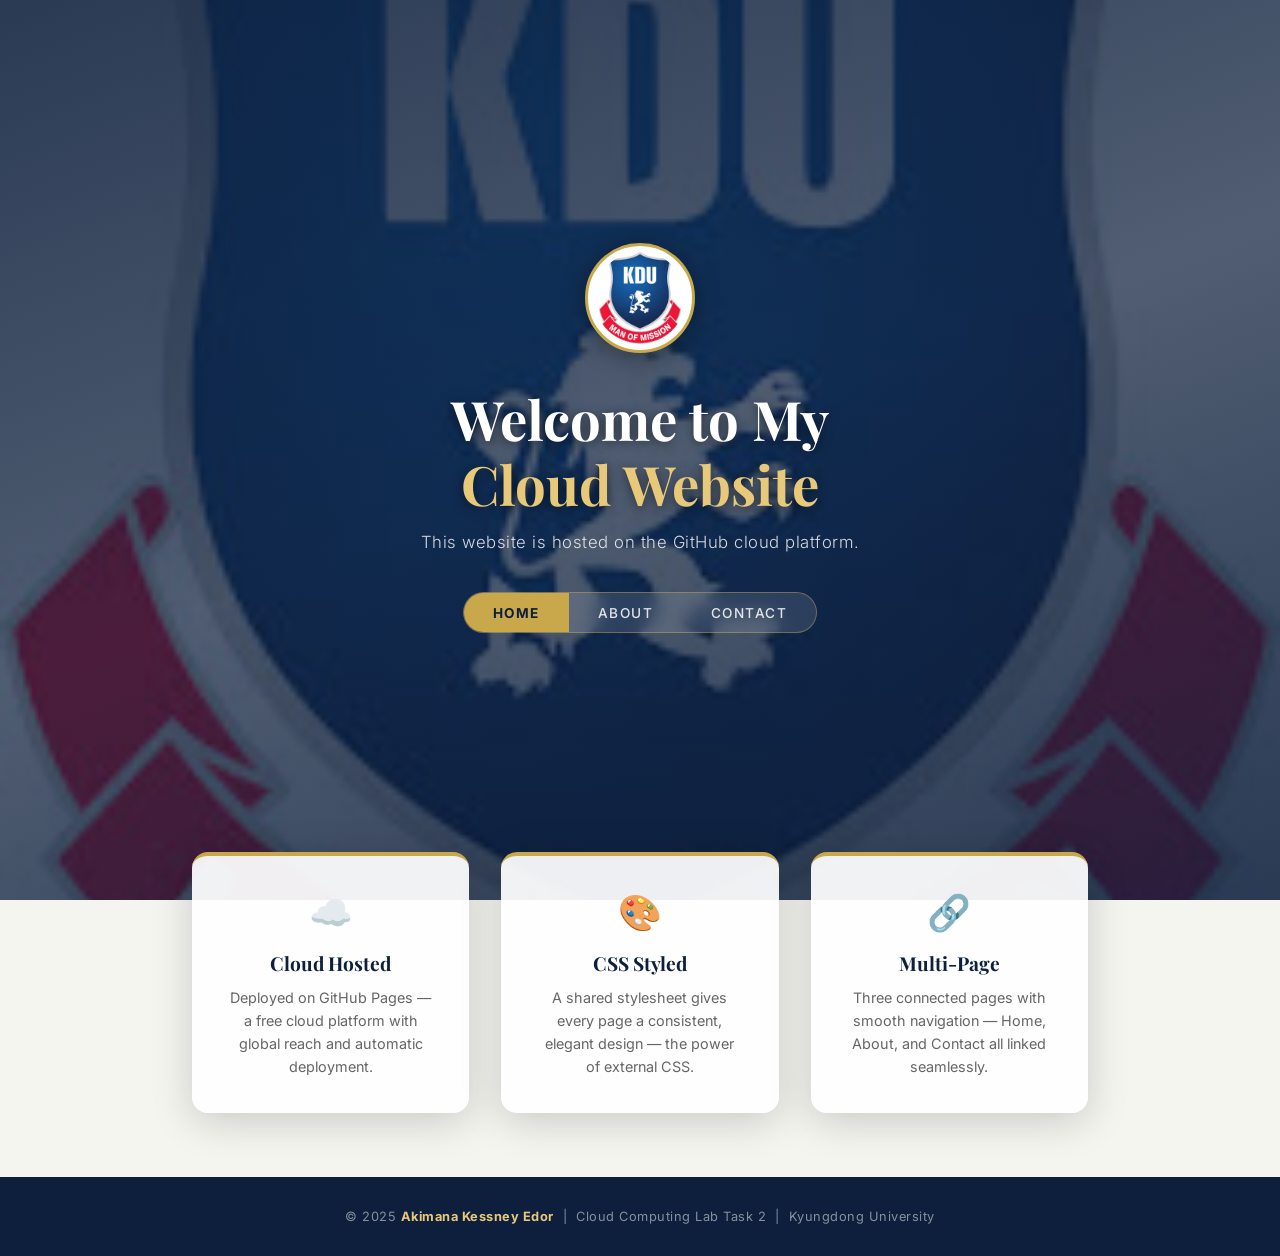
<file: index.html>
<!DOCTYPE html>
<html lang="en">
<head>
  <meta charset="UTF-8" />
  <meta name="viewport" content="width=device-width, initial-scale=1.0"/>
  <title>My Cloud Website — Home</title>
  <link rel="stylesheet" href="style.css" />
</head>
<body>
  <div class="hero-section">
    <div class="overlay"></div>
    <div class="hero-content">
      <img src="logo_2.jpg" alt="KDU Logo" class="logo" />
      <h1>Welcome to My<br><span>Cloud Website</span></h1>
      <p class="hero-sub">This website is hosted on the GitHub cloud platform.</p>
      <nav>
        <a href="index.html" class="active">Home</a>
        <a href="about.html">About</a>
        <a href="contact.html">Contact</a>
      </nav>
    </div>
  </div>

  <section class="info-section">
    <div class="info-card">
      <div class="info-icon">☁️</div>
      <h3>Cloud Hosted</h3>
      <p>Deployed on GitHub Pages — a free cloud platform with global reach and automatic deployment.</p>
    </div>
    <div class="info-card">
      <div class="info-icon">🎨</div>
      <h3>CSS Styled</h3>
      <p>A shared stylesheet gives every page a consistent, elegant design — the power of external CSS.</p>
    </div>
    <div class="info-card">
      <div class="info-icon">🔗</div>
      <h3>Multi-Page</h3>
      <p>Three connected pages with smooth navigation — Home, About, and Contact all linked seamlessly.</p>
    </div>
  </section>

  <footer>
    <p>© 2025 <strong>Akimana Kessney Edor</strong> &nbsp;|&nbsp; Cloud Computing Lab Task 2 &nbsp;|&nbsp; Kyungdong University</p>
  </footer>
</body>
</html>
</file>
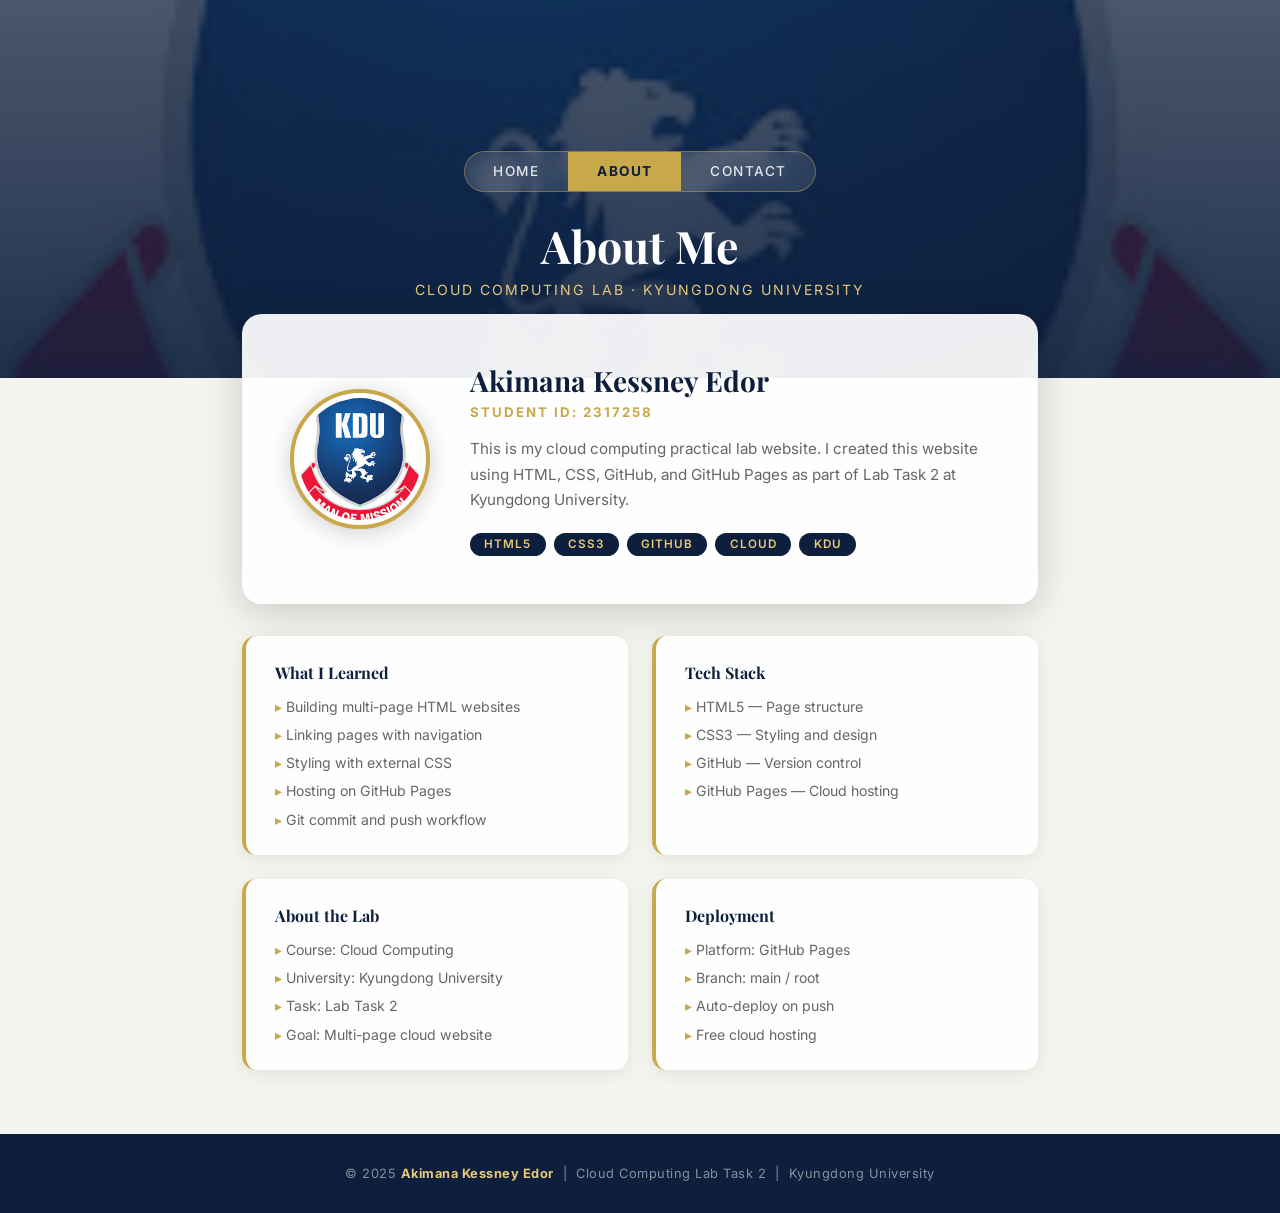
<file: about.html>
<!DOCTYPE html>
<html lang="en">
<head>
  <meta charset="UTF-8" />
  <meta name="viewport" content="width=device-width, initial-scale=1.0"/>
  <title>About Me — My Cloud Website</title>
  <link rel="stylesheet" href="style.css" />
</head>
<body>
  <div class="page-hero">
    <div class="overlay"></div>
    <div class="page-hero-content">
      <nav>
        <a href="index.html">Home</a>
        <a href="about.html" class="active">About</a>
        <a href="contact.html">Contact</a>
      </nav>
      <h1>About Me</h1>
      <p>Cloud Computing Lab · Kyungdong University</p>
    </div>
  </div>

  <div class="page-main">
    <div class="profile-card">
      <img src="logo_2.jpg" alt="KDU Logo" class="profile-photo" />
      <div class="profile-info">
        <h2>Akimana Kessney Edor</h2>
        <div class="roll">Student ID: 2317258</div>
        <p>This is my cloud computing practical lab website. I created this website using HTML, CSS, GitHub, and GitHub Pages as part of Lab Task 2 at Kyungdong University.</p>
        <div class="tags">
          <span class="tag">HTML5</span>
          <span class="tag">CSS3</span>
          <span class="tag">GitHub</span>
          <span class="tag">Cloud</span>
          <span class="tag">KDU</span>
        </div>
      </div>
    </div>

    <div class="detail-grid">
      <div class="detail-block">
        <h3>What I Learned</h3>
        <ul>
          <li>Building multi-page HTML websites</li>
          <li>Linking pages with navigation</li>
          <li>Styling with external CSS</li>
          <li>Hosting on GitHub Pages</li>
          <li>Git commit and push workflow</li>
        </ul>
      </div>
      <div class="detail-block">
        <h3>Tech Stack</h3>
        <ul>
          <li>HTML5 — Page structure</li>
          <li>CSS3 — Styling and design</li>
          <li>GitHub — Version control</li>
          <li>GitHub Pages — Cloud hosting</li>
        </ul>
      </div>
      <div class="detail-block">
        <h3>About the Lab</h3>
        <ul>
          <li>Course: Cloud Computing</li>
          <li>University: Kyungdong University</li>
          <li>Task: Lab Task 2</li>
          <li>Goal: Multi-page cloud website</li>
        </ul>
      </div>
      <div class="detail-block">
        <h3>Deployment</h3>
        <ul>
          <li>Platform: GitHub Pages</li>
          <li>Branch: main / root</li>
          <li>Auto-deploy on push</li>
          <li>Free cloud hosting</li>
        </ul>
      </div>
    </div>
  </div>

  <footer>
    <p>© 2025 <strong>Akimana Kessney Edor</strong> &nbsp;|&nbsp; Cloud Computing Lab Task 2 &nbsp;|&nbsp; Kyungdong University</p>
  </footer>
</body>
</html>
</file>
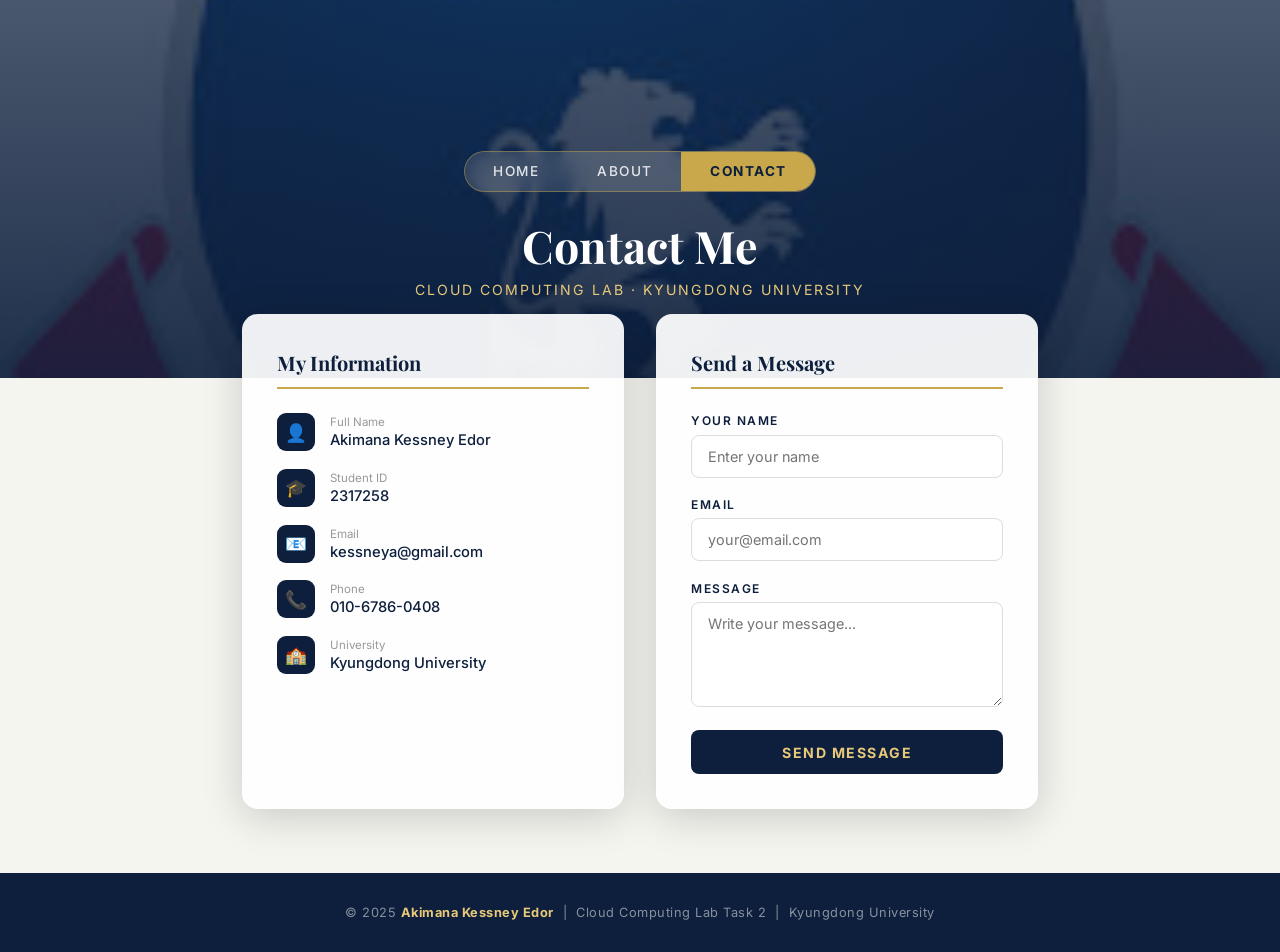
<file: contact.html>
<!DOCTYPE html>
<html lang="en">
<head>
  <meta charset="UTF-8" />
  <meta name="viewport" content="width=device-width, initial-scale=1.0"/>
  <title>Contact — My Cloud Website</title>
  <link rel="stylesheet" href="style.css" />
</head>
<body>
  <div class="page-hero">
    <div class="overlay"></div>
    <div class="page-hero-content">
      <nav>
        <a href="index.html">Home</a>
        <a href="about.html">About</a>
        <a href="contact.html" class="active">Contact</a>
      </nav>
      <h1>Contact Me</h1>
      <p>Cloud Computing Lab · Kyungdong University</p>
    </div>
  </div>

  <div class="page-main">
    <div class="contact-wrapper">

      <div class="contact-card">
        <h3>My Information</h3>
        <div class="contact-detail">
          <span class="icon">👤</span>
          <div>
            <div style="font-size:0.72rem;color:#999;margin-bottom:2px;">Full Name</div>
            <span class="val">Akimana Kessney Edor</span>
          </div>
        </div>
        <div class="contact-detail">
          <span class="icon">🎓</span>
          <div>
            <div style="font-size:0.72rem;color:#999;margin-bottom:2px;">Student ID</div>
            <span class="val">2317258</span>
          </div>
        </div>
        <div class="contact-detail">
          <span class="icon">📧</span>
          <div>
            <div style="font-size:0.72rem;color:#999;margin-bottom:2px;">Email</div>
            <a href="mailto:kessneya@gmail.com">kessneya@gmail.com</a>
          </div>
        </div>
        <div class="contact-detail">
          <span class="icon">📞</span>
          <div>
            <div style="font-size:0.72rem;color:#999;margin-bottom:2px;">Phone</div>
            <span class="val">010-6786-0408</span>
          </div>
        </div>
        <div class="contact-detail">
          <span class="icon">🏫</span>
          <div>
            <div style="font-size:0.72rem;color:#999;margin-bottom:2px;">University</div>
            <span class="val">Kyungdong University</span>
          </div>
        </div>
      </div>

      <div class="contact-card">
        <h3>Send a Message</h3>
        <div class="form-group">
          <label>Your Name</label>
          <input type="text" placeholder="Enter your name" />
        </div>
        <div class="form-group">
          <label>Email</label>
          <input type="email" placeholder="your@email.com" />
        </div>
        <div class="form-group">
          <label>Message</label>
          <textarea placeholder="Write your message..."></textarea>
        </div>
        <button class="btn">Send Message</button>
      </div>

    </div>
  </div>

  <footer>
    <p>© 2025 <strong>Akimana Kessney Edor</strong> &nbsp;|&nbsp; Cloud Computing Lab Task 2 &nbsp;|&nbsp; Kyungdong University</p>
  </footer>
</body>
</html>
</file>
<file: style.css>
@import url('https://fonts.googleapis.com/css2?family=Playfair+Display:wght@600;700&family=Inter:wght@300;400;500;600&display=swap');

* { margin: 0; padding: 0; box-sizing: border-box; }

:root {
  --navy: #0d1f3c;
  --gold: #c8a84b;
  --gold-light: #e8c97a;
  --white: #ffffff;
  --off-white: #f5f5f0;
  --text: #222;
  --muted: #666;
  --card-bg: rgba(255,255,255,0.93);
  --shadow: 0 8px 40px rgba(0,0,0,0.18);
}

body {
  font-family: 'Inter', sans-serif;
  background: var(--off-white);
  color: var(--text);
  min-height: 100vh;
}

/* ── HERO (Home) ── */
.hero-section {
  position: relative;
  min-height: 100vh;
  display: flex;
  align-items: center;
  justify-content: center;
  background: url('logo_2.jpg') center/cover no-repeat;
  background-color: var(--navy);
}

.overlay {
  position: absolute;
  inset: 0;
  background: linear-gradient(
    160deg,
    rgba(13,31,60,0.88) 0%,
    rgba(13,31,60,0.72) 50%,
    rgba(13,31,60,0.88) 100%
  );
}

.hero-content {
  position: relative;
  z-index: 2;
  text-align: center;
  padding: 3rem 2rem;
  max-width: 700px;
}

.logo {
  width: 110px;
  height: 110px;
  object-fit: contain;
  border-radius: 50%;
  border: 3px solid var(--gold);
  background: white;
  padding: 6px;
  margin-bottom: 1.8rem;
  box-shadow: 0 4px 24px rgba(0,0,0,0.35);
}

.hero-content h1 {
  font-family: 'Playfair Display', serif;
  font-size: clamp(2rem, 5vw, 3.4rem);
  color: var(--white);
  line-height: 1.2;
  margin-bottom: 1rem;
  text-shadow: 0 2px 12px rgba(0,0,0,0.5);
}

.hero-content h1 span { color: var(--gold-light); }

.hero-sub {
  color: rgba(255,255,255,0.82);
  font-size: 1.05rem;
  font-weight: 300;
  letter-spacing: 0.5px;
  margin-bottom: 2.5rem;
}

/* ── NAV ── */
nav {
  display: flex;
  justify-content: center;
  gap: 0;
  background: rgba(255,255,255,0.12);
  backdrop-filter: blur(10px);
  border: 1px solid rgba(200,168,75,0.45);
  border-radius: 50px;
  overflow: hidden;
  width: fit-content;
  margin: 0 auto 1.5rem;
}

nav a {
  text-decoration: none;
  color: rgba(255,255,255,0.85);
  font-size: 0.85rem;
  font-weight: 500;
  letter-spacing: 1.5px;
  text-transform: uppercase;
  padding: 0.7rem 1.8rem;
  transition: all 0.3s;
}

nav a:hover, nav a.active {
  background: var(--gold);
  color: var(--navy);
  font-weight: 700;
}

/* ── INFO CARDS (home) ── */
.info-section {
  display: grid;
  grid-template-columns: repeat(auto-fit, minmax(240px, 1fr));
  gap: 2rem;
  max-width: 960px;
  margin: -3rem auto 4rem;
  padding: 0 2rem;
  position: relative;
  z-index: 5;
}

.info-card {
  background: var(--card-bg);
  border-radius: 16px;
  padding: 2.2rem;
  box-shadow: var(--shadow);
  border-top: 4px solid var(--gold);
  transition: transform 0.3s;
  text-align: center;
}

.info-card:hover { transform: translateY(-5px); }
.info-icon { font-size: 2.2rem; margin-bottom: 1rem; }

.info-card h3 {
  font-family: 'Playfair Display', serif;
  font-size: 1.2rem;
  color: var(--navy);
  margin-bottom: 0.6rem;
}

.info-card p {
  color: var(--muted);
  font-size: 0.9rem;
  line-height: 1.6;
}

/* ── PAGE HERO (About & Contact) ── */
.page-hero {
  position: relative;
  min-height: 42vh;
  display: flex;
  align-items: flex-end;
  justify-content: center;
  background: url('logo_2.jpg') center/cover no-repeat;
  background-color: var(--navy);
  padding-bottom: 5rem;
}

.page-hero .overlay {
  background: linear-gradient(to bottom, rgba(13,31,60,0.75), rgba(13,31,60,0.92));
}

.page-hero-content {
  position: relative;
  z-index: 2;
  text-align: center;
}

.page-hero-content h1 {
  font-family: 'Playfair Display', serif;
  font-size: clamp(1.8rem, 4vw, 2.8rem);
  color: var(--white);
  margin-bottom: 0.4rem;
  margin-top: 1rem;
}

.page-hero-content p {
  color: var(--gold-light);
  font-size: 0.88rem;
  letter-spacing: 2px;
  text-transform: uppercase;
  margin-bottom: 0;
}

/* ── PAGE MAIN ── */
.page-main {
  max-width: 860px;
  margin: -4rem auto 4rem;
  padding: 0 2rem;
  position: relative;
  z-index: 5;
}

/* ── PROFILE CARD ── */
.profile-card {
  background: var(--card-bg);
  border-radius: 20px;
  box-shadow: var(--shadow);
  padding: 3rem;
  display: grid;
  grid-template-columns: auto 1fr;
  gap: 2.5rem;
  align-items: center;
  margin-bottom: 2rem;
}

.profile-photo {
  width: 140px;
  height: 140px;
  border-radius: 50%;
  object-fit: cover;
  border: 4px solid var(--gold);
  box-shadow: 0 4px 24px rgba(0,0,0,0.18);
  background: white;
  padding: 5px;
}

.profile-info h2 {
  font-family: 'Playfair Display', serif;
  font-size: 1.75rem;
  color: var(--navy);
  margin-bottom: 0.3rem;
}

.profile-info .roll {
  color: var(--gold);
  font-size: 0.83rem;
  font-weight: 700;
  letter-spacing: 2px;
  text-transform: uppercase;
  margin-bottom: 1rem;
}

.profile-info p {
  color: var(--muted);
  font-size: 0.95rem;
  line-height: 1.7;
  margin-bottom: 1.2rem;
}

.tags {
  display: flex;
  flex-wrap: wrap;
  gap: 0.5rem;
}

.tag {
  background: var(--navy);
  color: var(--gold-light);
  font-size: 0.73rem;
  font-weight: 600;
  letter-spacing: 1px;
  padding: 0.3rem 0.9rem;
  border-radius: 50px;
  text-transform: uppercase;
}

/* ── DETAIL GRID ── */
.detail-grid {
  display: grid;
  grid-template-columns: 1fr 1fr;
  gap: 1.5rem;
}

.detail-block {
  background: var(--card-bg);
  border-radius: 14px;
  padding: 1.6rem 1.8rem;
  box-shadow: 0 4px 20px rgba(0,0,0,0.08);
  border-left: 4px solid var(--gold);
}

.detail-block h3 {
  font-family: 'Playfair Display', serif;
  font-size: 1rem;
  color: var(--navy);
  margin-bottom: 0.8rem;
}

.detail-block ul { list-style: none; display: flex; flex-direction: column; gap: 0.45rem; }

.detail-block li { color: var(--muted); font-size: 0.88rem; line-height: 1.5; }
.detail-block li::before { content: '▸ '; color: var(--gold); }

/* ── CONTACT ── */
.contact-wrapper {
  display: grid;
  grid-template-columns: 1fr 1fr;
  gap: 2rem;
}

.contact-card {
  background: var(--card-bg);
  border-radius: 16px;
  padding: 2.2rem;
  box-shadow: var(--shadow);
}

.contact-card h3 {
  font-family: 'Playfair Display', serif;
  font-size: 1.25rem;
  color: var(--navy);
  margin-bottom: 1.5rem;
  border-bottom: 2px solid var(--gold);
  padding-bottom: 0.7rem;
}

.contact-detail {
  display: flex;
  align-items: center;
  gap: 0.9rem;
  margin-bottom: 1.1rem;
  color: var(--muted);
  font-size: 0.92rem;
}

.contact-detail .icon {
  font-size: 1.1rem;
  width: 38px;
  height: 38px;
  background: var(--navy);
  border-radius: 9px;
  display: flex;
  align-items: center;
  justify-content: center;
  flex-shrink: 0;
}

.contact-detail a { color: var(--navy); text-decoration: none; font-weight: 500; }
.contact-detail a:hover { color: var(--gold); }
.contact-detail span.val { color: var(--navy); font-weight: 500; }

.form-group { margin-bottom: 1.2rem; }

.form-group label {
  display: block;
  font-size: 0.75rem;
  font-weight: 600;
  letter-spacing: 1.5px;
  text-transform: uppercase;
  color: var(--navy);
  margin-bottom: 0.4rem;
}

.form-group input,
.form-group textarea {
  width: 100%;
  border: 1.5px solid #ddd;
  border-radius: 8px;
  padding: 0.75rem 1rem;
  font-family: 'Inter', sans-serif;
  font-size: 0.9rem;
  color: var(--text);
  outline: none;
  transition: border-color 0.25s;
  background: white;
}

.form-group input:focus,
.form-group textarea:focus { border-color: var(--gold); }
.form-group textarea { height: 105px; resize: vertical; }

.btn {
  width: 100%;
  background: var(--navy);
  color: var(--gold-light);
  border: none;
  border-radius: 8px;
  padding: 0.85rem;
  font-family: 'Inter', sans-serif;
  font-weight: 700;
  font-size: 0.88rem;
  letter-spacing: 1.5px;
  text-transform: uppercase;
  cursor: pointer;
  transition: all 0.25s;
}
.btn:hover { background: var(--gold); color: var(--navy); }

/* ── FOOTER ── */
footer {
  text-align: center;
  padding: 2rem;
  background: var(--navy);
  color: rgba(255,255,255,0.5);
  font-size: 0.8rem;
  letter-spacing: 0.5px;
}
footer strong { color: var(--gold-light); }

@media (max-width: 640px) {
  .profile-card { grid-template-columns: 1fr; text-align: center; }
  .tags { justify-content: center; }
  .detail-grid, .contact-wrapper { grid-template-columns: 1fr; }
}
</file>
